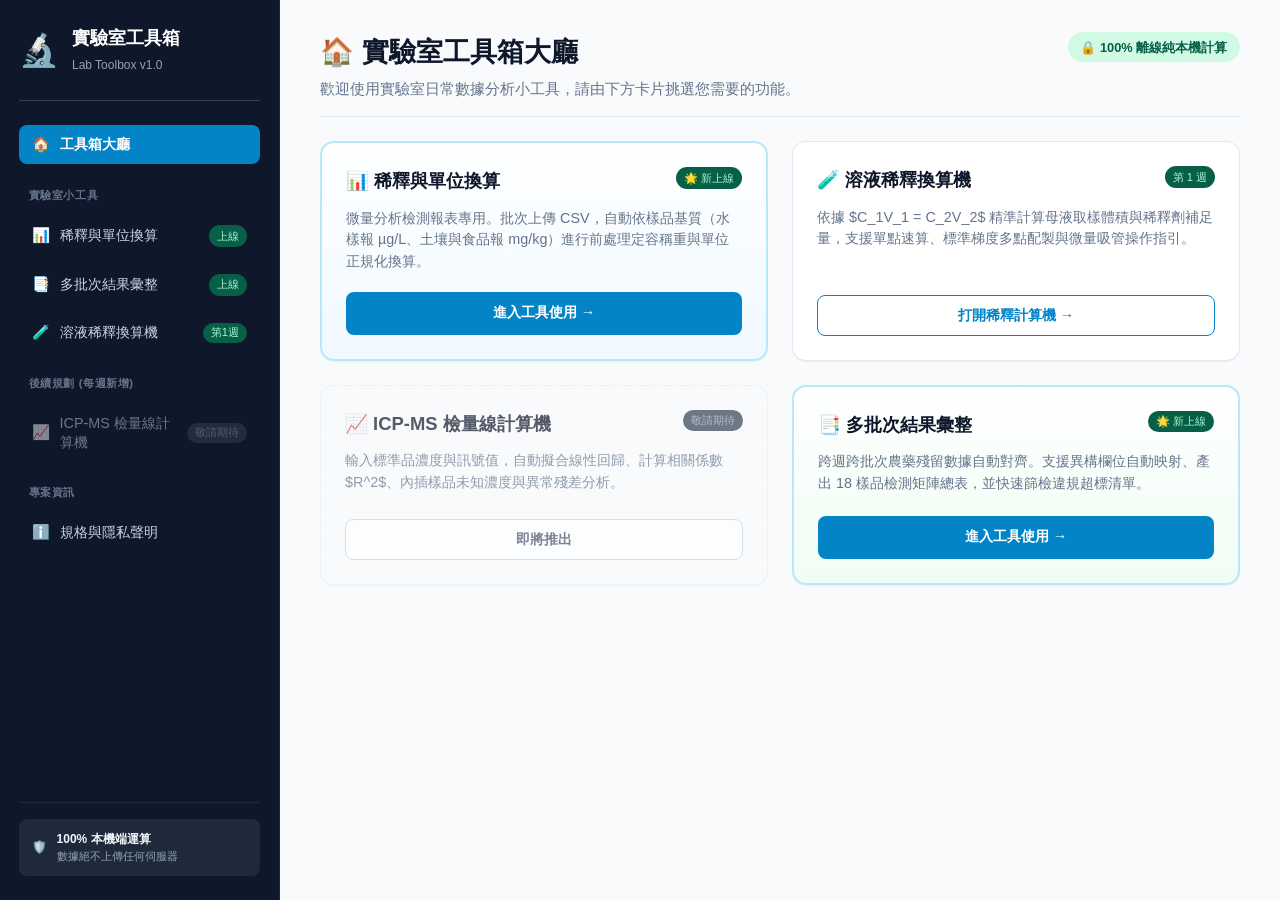
<file: index.html>
<!DOCTYPE html>
<html lang="zh-TW">
<head>
  <meta charset="UTF-8">
  <meta name="viewport" content="width=device-width, initial-scale=1.0">
  <title>我的實驗室工具箱 | Lab Toolbox</title>
  <link rel="stylesheet" href="style.css">
</head>
<body>
  <div class="app-layout">
    <!-- 側邊欄導覽 -->
    <aside class="sidebar">
      <div class="brand">
        <span class="brand-icon">🔬</span>
        <div>
          <h2>實驗室工具箱</h2>
          <span class="sub-text">Lab Toolbox v1.0</span>
        </div>
      </div>

      <nav class="nav-menu">
        <button class="nav-item active" data-view="dashboard">
          <span class="nav-icon">🏠</span>
          <span class="nav-text">工具箱大廳</span>
        </button>

        <div class="nav-section-title">實驗室小工具</div>
        <a href="tools/units/index.html" class="nav-item" style="text-decoration:none;">
          <span class="nav-icon">📊</span>
          <span class="nav-text">稀釋與單位換算</span>
          <span class="badge badge-success">上線</span>
        </a>
        <a href="tools/merge/index.html" class="nav-item" style="text-decoration:none;">
          <span class="nav-icon">📑</span>
          <span class="nav-text">多批次結果彙整</span>
          <span class="badge badge-success">上線</span>
        </a>
        <button class="nav-item" data-view="dilution">
          <span class="nav-icon">🧪</span>
          <span class="nav-text">溶液稀釋換算機</span>
          <span class="badge badge-success">第1週</span>
        </button>

        <div class="nav-section-title">後續規劃 (每週新增)</div>
        <button class="nav-item disabled" title="即將於下一週推出">
          <span class="nav-icon">📈</span>
          <span class="nav-text">ICP-MS 檢量線計算機</span>
          <span class="badge badge-muted">敬請期待</span>
        </button>

        <div class="nav-section-title">專案資訊</div>
        <button class="nav-item" data-view="about">
          <span class="nav-icon">ℹ️</span>
          <span class="nav-text">規格與隱私聲明</span>
        </button>
      </nav>

      <div class="sidebar-footer">
        <div class="privacy-badge">
          <span class="shield-icon">🛡️</span>
          <div>
            <strong>100% 本機端運算</strong>
            <p>數據絕不上傳任何伺服器</p>
          </div>
        </div>
      </div>
    </aside>

    <!-- 主內容區 -->
    <main class="main-content">
      <!-- 頂部資訊列 -->
      <header class="topbar">
        <div class="page-title-area">
          <h1 id="page-title">🏠 實驗室工具箱大廳</h1>
          <p id="page-desc">歡迎使用實驗室日常數據分析小工具，請由下方卡片挑選您需要的功能。</p>
        </div>
        <div class="topbar-actions">
          <span class="tag tag-safe">🔒 100% 離線純本機計算</span>
        </div>
      </header>

      <!-- 訊息提示區域 -->
      <div id="alert-container" class="alert-container"></div>

      <!-- 視圖 1：工具箱儀表板大廳 (Dashboard Hub) -->
      <div id="view-dashboard" class="content-view active">
        <div class="dashboard-grid">
          <!-- 卡片 1：稀釋與單位換算 (新上線) -->
          <div class="tool-card" style="border: 2px solid #bae6fd; background: linear-gradient(180deg, #ffffff 0%, #f0f9ff 100%);">
            <div>
              <div class="tool-card-header">
                <span class="tool-card-title">📊 稀釋與單位換算</span>
                <span class="badge badge-success">🌟 新上線</span>
              </div>
              <p>微量分析檢測報表專用。批次上傳 CSV，自動依樣品基質（水樣報 µg/L、土壤與食品報 mg/kg）進行前處理定容稱重與單位正規化換算。</p>
            </div>
            <a href="tools/units/index.html" class="btn btn-primary" style="text-decoration:none; justify-content:center;">
              進入工具使用 →
            </a>
          </div>

          <!-- 卡片 2：溶液稀釋換算機 -->
          <div class="tool-card">
            <div>
              <div class="tool-card-header">
                <span class="tool-card-title">🧪 溶液稀釋換算機</span>
                <span class="badge badge-success">第 1 週</span>
              </div>
              <p>依據 $C_1V_1 = C_2V_2$ 精準計算母液取樣體積與稀釋劑補足量，支援單點速算、標準梯度多點配製與微量吸管操作指引。</p>
            </div>
            <button class="btn btn-outline-primary" style="justify-content:center;" onclick="switchToTool('dilution')">
              打開稀釋計算機 →
            </button>
          </div>

          <!-- 卡片 3：ICP-MS 檢量線計算機 (規劃中) -->
          <div class="tool-card tool-card-disabled">
            <div>
              <div class="tool-card-header">
                <span class="tool-card-title">📈 ICP-MS 檢量線計算機</span>
                <span class="badge badge-muted">敬請期待</span>
              </div>
              <p>輸入標準品濃度與訊號值，自動擬合線性回歸、計算相關係數 $R^2$、內插樣品未知濃度與異常殘差分析。</p>
            </div>
            <button class="btn btn-outline" style="justify-content:center;" disabled>
              即將推出
            </button>
          </div>

          <!-- 卡片 4：多批次結果彙整 (新上線) -->
          <div class="tool-card" style="border: 2px solid #bae6fd; background: linear-gradient(180deg, #ffffff 0%, #f0fdf4 100%);">
            <div>
              <div class="tool-card-header">
                <span class="tool-card-title">📑 多批次結果彙整</span>
                <span class="badge badge-success">🌟 新上線</span>
              </div>
              <p>跨週跨批次農藥殘留數據自動對齊。支援異構欄位自動映射、產出 18 樣品檢測矩陣總表，並快速篩檢違規超標清單。</p>
            </div>
            <a href="tools/merge/index.html" class="btn btn-primary" style="text-decoration:none; justify-content:center;">
              進入工具使用 →
            </a>
          </div>
        </div>
      </div>

      <!-- 視圖 2：溶液稀釋換算機視圖 -->
      <div id="view-dilution" class="content-view">
        <!-- 頂部操作列：載入範例、匯出 CSV、清除 -->
        <div class="action-card">
          <div class="action-card-info">
            <h3>快捷操作區</h3>
            <p>可一鍵帶入常見的標準梯度配置範例，或將目前的計算結果匯出為 Excel CSV 檔。</p>
          </div>
          <div class="action-btn-group">
            <button id="btn-load-example" class="btn btn-primary">
              📂 載入範例資料
            </button>
            <button id="btn-export-csv" class="btn btn-secondary">
              📥 匯出 CSV 結果
            </button>
            <button id="btn-clear" class="btn btn-outline">
              🔄 清除重設
            </button>
          </div>
        </div>

        <!-- 區塊一：母液基礎設定 -->
        <section class="card">
          <div class="card-header">
            <h2>1. 母液 (Stock Solution) 與溶劑設定</h2>
          </div>
          <div class="card-body grid-3">
            <div class="form-group">
              <label for="stock-conc">母液濃度 (C₁)</label>
              <div class="input-with-unit">
                <input type="number" id="stock-conc" value="1000" min="0" step="any" placeholder="例如：1000">
                <select id="stock-conc-unit">
                  <option value="ppm">ppm (mg/L)</option>
                  <option value="ppb">ppb (µg/L)</option>
                  <option value="M">M (mol/L)</option>
                  <option value="mM">mM (mmol/L)</option>
                  <option value="µM">µM (µmol/L)</option>
                  <option value="%">% (w/v)</option>
                </select>
              </div>
              <span class="help-text">原始高濃度標準液或儲備液濃度</span>
            </div>

            <div class="form-group">
              <label for="volume-unit">目標體積單位</label>
              <select id="volume-unit">
                <option value="mL">毫升 (mL)</option>
                <option value="µL">微升 (µL)</option>
                <option value="L">公升 (L)</option>
              </select>
              <span class="help-text">配製完成後的總體積單位</span>
            </div>

            <div class="form-group">
              <label for="diluent-name">稀釋劑名稱 (選填)</label>
              <input type="text" id="diluent-name" value="2% 硝酸溶液 (HNO3)" placeholder="例如：純水、2% HNO3">
              <span class="help-text">用於產出實驗配製操作指引</span>
            </div>
          </div>
        </section>

        <!-- 區塊二：配製點清單（支援多點梯度） -->
        <section class="card">
          <div class="card-header flex-between">
            <div>
              <h2>2. 目標配製點與計算結果清單</h2>
              <p class="section-desc">系統自動計算每個濃度點所需的「母液吸取量」與「稀釋劑補充量」。</p>
            </div>
            <button id="btn-add-row" class="btn btn-sm btn-outline-primary">
              ➕ 新增配製點
            </button>
          </div>

          <div class="card-body">
            <div class="table-responsive">
              <table class="data-table" id="dilution-table">
                <thead>
                  <tr>
                    <th style="width: 50px;">#</th>
                    <th>目標濃度 (C₂)</th>
                    <th>目標總體積 (V₂)</th>
                    <th>備註說明</th>
                    <th class="th-result">需取母液體積 (V₁)</th>
                    <th class="th-result">需補稀釋劑體積</th>
                    <th class="th-result">稀釋倍率</th>
                    <th style="width: 70px;">操作</th>
                  </tr>
                </thead>
                <tbody id="dilution-rows">
                  <!-- 動態生成的列 -->
                </tbody>
              </table>
            </div>
          </div>
        </section>

        <!-- 區塊三：配製操作指南提示卡 -->
        <section class="card card-summary">
          <div class="card-header">
            <h2>3. 實驗操作指引摘要</h2>
          </div>
          <div class="card-body">
            <div id="recipe-summary" class="recipe-container">
              <!-- 動態產生的清晰操作文字 -->
            </div>
          </div>
        </section>
      </div>

      <!-- 視圖 3：規格與隱私聲明 -->
      <div id="view-about" class="content-view">
        <section class="card">
          <div class="card-header">
            <h2>關於本工具箱與 SPEC.md 規範</h2>
          </div>
          <div class="card-body prose">
            <p>本專案嚴格依據 <code>SPEC.md</code> 規格標準建置：</p>
            <ul>
              <li><strong>完全本機端運算 (100% Client-Side)</strong>：所有運算均在您的瀏覽器本機記憶體中完成，無網路傳輸，兼顧零延遲與完全隱私。</li>
              <li><strong>範例資料機制</strong>：線上「載入範例資料」讀取自 <code>examples/</code> 虛擬公開示範檔，本機開發用的 <code>sample-data/</code> 絕對不打包發布進網站。</li>
              <li><strong>CSV 匯出標準</strong>：採用含 BOM 標記之 UTF-8 編碼，直接用 Excel 開啟不產生亂碼。</li>
              <li><strong>每週持續擴充</strong>：採用模組化設計，各工具放置於 <code>tools/</code> 獨立資料夾，首頁大廳自動展示。</li>
            </ul>
          </div>
        </section>
      </div>
    </main>
  </div>

  <script src="app.js"></script>
  <script>
    function switchToTool(viewName) {
      const navBtn = document.querySelector(`.nav-item[data-view="${viewName}"]`);
      if (navBtn) navBtn.click();
    }
  </script>
</body>
</html>
</file>
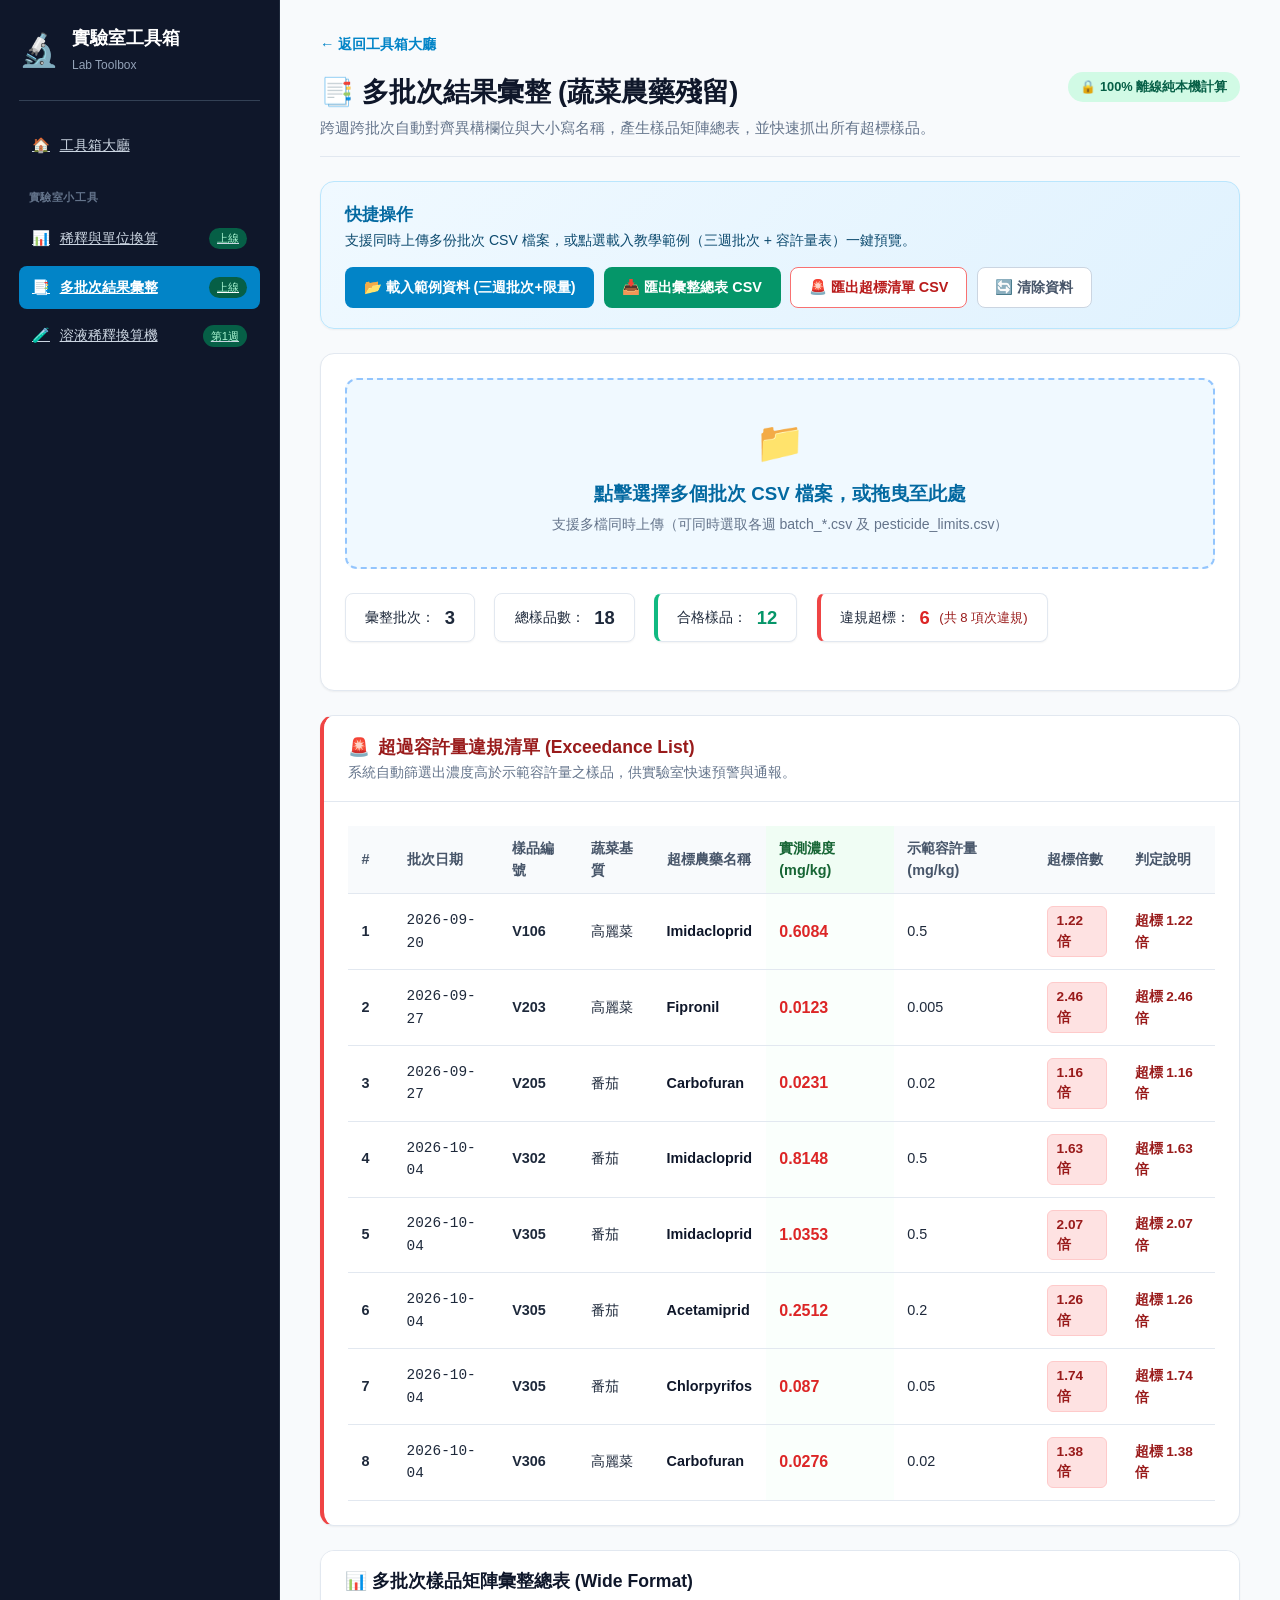
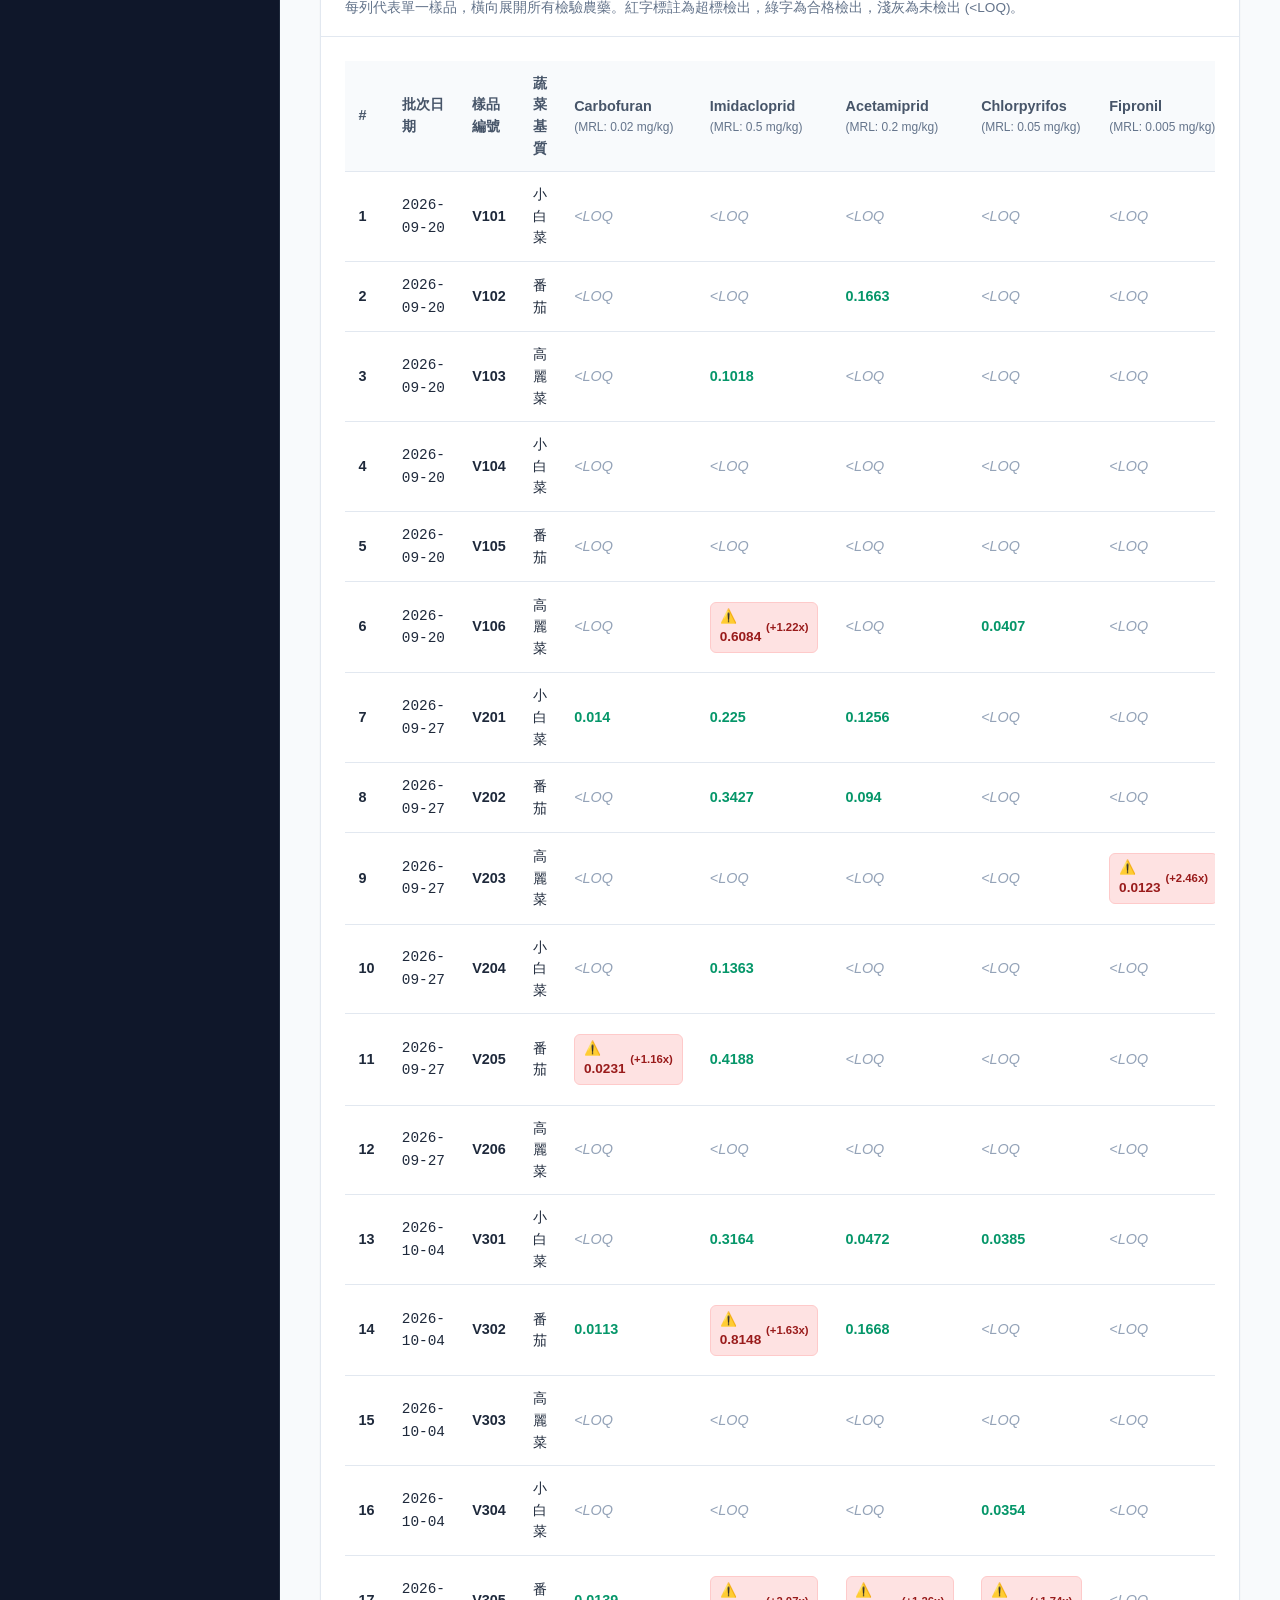
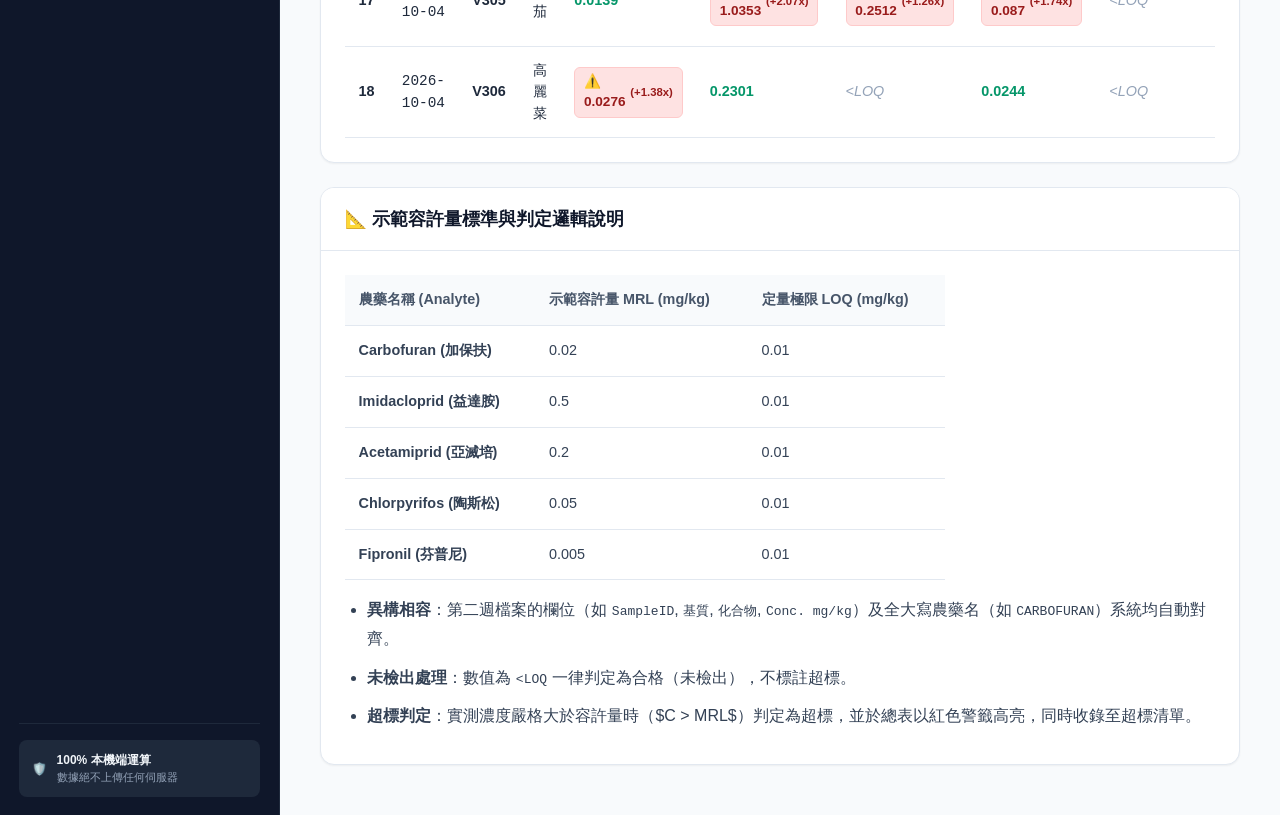
<file: tools/merge/index.html>
<!DOCTYPE html>
<html lang="zh-TW">
<head>
  <meta charset="UTF-8">
  <meta name="viewport" content="width=device-width, initial-scale=1.0">
  <title>多批次結果彙整 | 我的實驗室工具箱</title>
  <link rel="stylesheet" href="../../style.css">
  <style>
    .upload-zone {
      border: 2px dashed #93c5fd;
      background-color: #f0f9ff;
      border-radius: 12px;
      padding: 2rem 1.5rem;
      text-align: center;
      cursor: pointer;
      transition: all 0.2s ease;
      margin-bottom: 1.5rem;
    }
    .upload-zone:hover, .upload-zone.dragover {
      border-color: #0284c7;
      background-color: #e0f2fe;
    }
    .upload-icon {
      font-size: 2.5rem;
      margin-bottom: 0.5rem;
    }
    .stats-bar {
      display: flex;
      gap: 1.2rem;
      margin-bottom: 1.5rem;
      flex-wrap: wrap;
    }
    .stat-pill {
      background-color: #ffffff;
      border: 1px solid var(--border-color);
      border-radius: 8px;
      padding: 0.6rem 1.2rem;
      display: flex;
      align-items: center;
      gap: 0.6rem;
      font-size: 0.9rem;
      box-shadow: var(--shadow-sm);
    }
    .stat-num {
      font-weight: 700;
      font-size: 1.15rem;
    }
    .badge-exceed {
      background-color: #fee2e2;
      color: #991b1b;
      padding: 0.25rem 0.55rem;
      border-radius: 6px;
      font-size: 0.85rem;
      font-weight: 700;
      display: inline-flex;
      align-items: center;
      gap: 0.3rem;
      border: 1px solid #fecaca;
    }
    .badge-ok {
      background-color: #d1fae5;
      color: #065f46;
      padding: 0.2rem 0.5rem;
      border-radius: 4px;
      font-size: 0.8rem;
      font-weight: 600;
    }
    .badge-loq {
      color: #94a3b8;
      font-style: italic;
    }
    .badge-detected {
      color: #059669;
      font-weight: 600;
    }
    .nav-back {
      display: inline-flex;
      align-items: center;
      gap: 0.4rem;
      color: #0284c7;
      text-decoration: none;
      font-weight: 600;
      font-size: 0.9rem;
      margin-bottom: 1rem;
    }
    .nav-back:hover {
      text-decoration: underline;
    }
    .sub-tabs {
      display: flex;
      gap: 0.5rem;
      margin-bottom: 1rem;
      border-bottom: 1px solid var(--border-color);
      padding-bottom: 0.5rem;
    }
    .sub-tab-btn {
      background: none;
      border: none;
      padding: 0.5rem 1rem;
      font-size: 0.95rem;
      font-weight: 600;
      color: #64748b;
      cursor: pointer;
      border-radius: 6px;
      transition: all 0.2s;
    }
    .sub-tab-btn:hover {
      background-color: #f1f5f9;
      color: #0f172a;
    }
    .sub-tab-btn.active {
      background-color: var(--primary-light);
      color: var(--primary);
    }
  </style>
</head>
<body>
  <div class="app-layout">
    <!-- 側邊欄導覽 -->
    <aside class="sidebar">
      <div class="brand">
        <span class="brand-icon">🔬</span>
        <div>
          <h2>實驗室工具箱</h2>
          <span class="sub-text">Lab Toolbox</span>
        </div>
      </div>

      <nav class="nav-menu">
        <a href="../../index.html" class="nav-item">
          <span class="nav-icon">🏠</span>
          <span class="nav-text">工具箱大廳</span>
        </a>
        <div class="nav-section-title">實驗室小工具</div>
        <a href="../units/index.html" class="nav-item">
          <span class="nav-icon">📊</span>
          <span class="nav-text">稀釋與單位換算</span>
          <span class="badge badge-success">上線</span>
        </a>
        <a href="index.html" class="nav-item active">
          <span class="nav-icon">📑</span>
          <span class="nav-text">多批次結果彙整</span>
          <span class="badge badge-success">上線</span>
        </a>
        <a href="../../index.html" class="nav-item">
          <span class="nav-icon">🧪</span>
          <span class="nav-text">溶液稀釋換算機</span>
          <span class="badge badge-success">第1週</span>
        </a>
      </nav>

      <div class="sidebar-footer">
        <div class="privacy-badge">
          <span class="shield-icon">🛡️</span>
          <div>
            <strong>100% 本機端運算</strong>
            <p>數據絕不上傳任何伺服器</p>
          </div>
        </div>
      </div>
    </aside>

    <!-- 主內容區 -->
    <main class="main-content">
      <a href="../../index.html" class="nav-back">← 返回工具箱大廳</a>

      <header class="topbar">
        <div class="page-title-area">
          <h1>📑 多批次結果彙整 (蔬菜農藥殘留)</h1>
          <p>跨週跨批次自動對齊異構欄位與大小寫名稱，產生樣品矩陣總表，並快速抓出所有超標樣品。</p>
        </div>
        <div class="topbar-actions">
          <span class="tag tag-safe">🔒 100% 離線純本機計算</span>
        </div>
      </header>

      <!-- 訊息提示區域 -->
      <div id="alert-container" class="alert-container"></div>

      <!-- 操作按鈕列 -->
      <div class="action-card">
        <div class="action-card-info">
          <h3>快捷操作</h3>
          <p>支援同時上傳多份批次 CSV 檔案，或點選載入教學範例（三週批次 + 容許量表）一鍵預覽。</p>
        </div>
        <div class="action-btn-group">
          <button id="btn-load-example" class="btn btn-primary">
            📂 載入範例資料 (三週批次+限量)
          </button>
          <button id="btn-export-matrix" class="btn btn-secondary">
            📥 匯出彙整總表 CSV
          </button>
          <button id="btn-export-exceed" class="btn btn-outline-primary" style="color:#b91c1c; border-color:#f87171;">
            🚨 匯出超標清單 CSV
          </button>
          <button id="btn-clear" class="btn btn-outline">
            🔄 清除資料
          </button>
        </div>
      </div>

      <!-- 檔案上傳區塊 -->
      <section class="card">
        <div class="card-body">
          <div id="upload-zone" class="upload-zone">
            <div class="upload-icon">📁</div>
            <h3 style="color:#0369a1; margin-bottom:0.4rem;">點擊選擇多個批次 CSV 檔案，或拖曳至此處</h3>
            <p style="color:#64748b; font-size:0.88rem;">支援多檔同時上傳（可同時選取各週 batch_*.csv 及 pesticide_limits.csv）</p>
            <input type="file" id="file-input" accept=".csv,text/csv" multiple style="display:none;">
          </div>

          <!-- 統計摘要列 -->
          <div id="stats-bar" class="stats-bar" style="display:none;">
            <div class="stat-pill">
              <span>彙整批次：</span>
              <span id="stat-batches" class="stat-num">0</span>
            </div>
            <div class="stat-pill">
              <span>總樣品數：</span>
              <span id="stat-samples" class="stat-num">0</span>
            </div>
            <div class="stat-pill" style="border-left: 4px solid var(--success);">
              <span>合格樣品：</span>
              <span id="stat-ok-samples" class="stat-num" style="color:#059669;">0</span>
            </div>
            <div class="stat-pill" style="border-left: 4px solid var(--danger);">
              <span>違規超標：</span>
              <span id="stat-exceed-samples" class="stat-num" style="color:#dc2626;">0</span>
              <span id="stat-exceed-count" style="font-size:0.82rem; color:#991b1b;">(共 0 項次)</span>
            </div>
          </div>
        </div>
      </section>

      <!-- 區塊一：超過容許量超標清單 (優先展示高風險結果) -->
      <section class="card" id="card-exceed" style="border-left: 4px solid var(--danger);">
        <div class="card-header flex-between">
          <div>
            <h2 style="color:#991b1b; display:flex; align-items:center; gap:0.5rem;">
              <span>🚨</span> 超過容許量違規清單 (Exceedance List)
            </h2>
            <p class="section-desc">系統自動篩選出濃度高於示範容許量之樣品，供實驗室快速預警與通報。</p>
          </div>
        </div>
        <div class="card-body">
          <div class="table-responsive">
            <table class="data-table" id="exceed-table">
              <thead>
                <tr>
                  <th style="width: 45px;">#</th>
                  <th>批次日期</th>
                  <th>樣品編號</th>
                  <th>蔬菜基質</th>
                  <th>超標農藥名稱</th>
                  <th class="th-result" style="color:#991b1b;">實測濃度 (mg/kg)</th>
                  <th>示範容許量 (mg/kg)</th>
                  <th>超標倍數</th>
                  <th>判定說明</th>
                </tr>
              </thead>
              <tbody id="exceed-tbody">
                <tr>
                  <td colspan="9" style="text-align:center; padding: 2rem; color:#94a3b8;">
                    尚無資料，請上傳批次檔案或點選「載入範例資料」。
                  </td>
                </tr>
              </tbody>
            </table>
          </div>
        </div>
      </section>

      <!-- 區塊二：多批次樣品矩陣彙整總表 (Wide Format) -->
      <section class="card" id="card-matrix">
        <div class="card-header flex-between">
          <div>
            <h2>📊 多批次樣品矩陣彙整總表 (Wide Format)</h2>
            <p class="section-desc">每列代表單一樣品，橫向展開所有檢驗農藥。紅字標註為超標檢出，綠字為合格檢出，淺灰為未檢出 (&lt;LOQ)。</p>
          </div>
        </div>
        <div class="card-body">
          <div class="table-responsive">
            <table class="data-table" id="matrix-table">
              <thead id="matrix-thead">
                <tr>
                  <th style="width: 45px;">#</th>
                  <th>批次日期</th>
                  <th>樣品編號</th>
                  <th>蔬菜基質</th>
                  <th>農藥檢測數值</th>
                  <th>綜合判定</th>
                </tr>
              </thead>
              <tbody id="matrix-tbody">
                <tr>
                  <td colspan="6" style="text-align:center; padding: 2rem; color:#94a3b8;">
                    尚無資料，請上傳批次檔案或點選「載入範例資料」。
                  </td>
                </tr>
              </tbody>
            </table>
          </div>
        </div>
      </section>

      <!-- 規格與容許量標準說明卡片 -->
      <section class="card">
        <div class="card-header">
          <h2>📐 示範容許量標準與判定邏輯說明</h2>
        </div>
        <div class="card-body prose">
          <div class="table-responsive" style="margin-bottom: 1rem;">
            <table class="data-table" style="max-width: 600px;">
              <thead>
                <tr>
                  <th>農藥名稱 (Analyte)</th>
                  <th>示範容許量 MRL (mg/kg)</th>
                  <th>定量極限 LOQ (mg/kg)</th>
                </tr>
              </thead>
              <tbody>
                <tr><td><strong>Carbofuran (加保扶)</strong></td><td>0.02</td><td>0.01</td></tr>
                <tr><td><strong>Imidacloprid (益達胺)</strong></td><td>0.5</td><td>0.01</td></tr>
                <tr><td><strong>Acetamiprid (亞滅培)</strong></td><td>0.2</td><td>0.01</td></tr>
                <tr><td><strong>Chlorpyrifos (陶斯松)</strong></td><td>0.05</td><td>0.01</td></tr>
                <tr><td><strong>Fipronil (芬普尼)</strong></td><td>0.005</td><td>0.01</td></tr>
              </tbody>
            </table>
          </div>
          <ul>
            <li><strong>異構相容</strong>：第二週檔案的欄位（如 <code>SampleID</code>, <code>基質</code>, <code>化合物</code>, <code>Conc. mg/kg</code>）及全大寫農藥名（如 <code>CARBOFURAN</code>）系統均自動對齊。</li>
            <li><strong>未檢出處理</strong>：數值為 <code>&lt;LOQ</code> 一律判定為合格（未檢出），不標註超標。</li>
            <li><strong>超標判定</strong>：實測濃度嚴格大於容許量時（$C > MRL$）判定為超標，並於總表以紅色警籤高亮，同時收錄至超標清單。</li>
          </ul>
        </div>
      </section>
    </main>
  </div>

  <script src="calculator.js"></script>
  <script src="ui.js"></script>
</body>
</html>
</file>
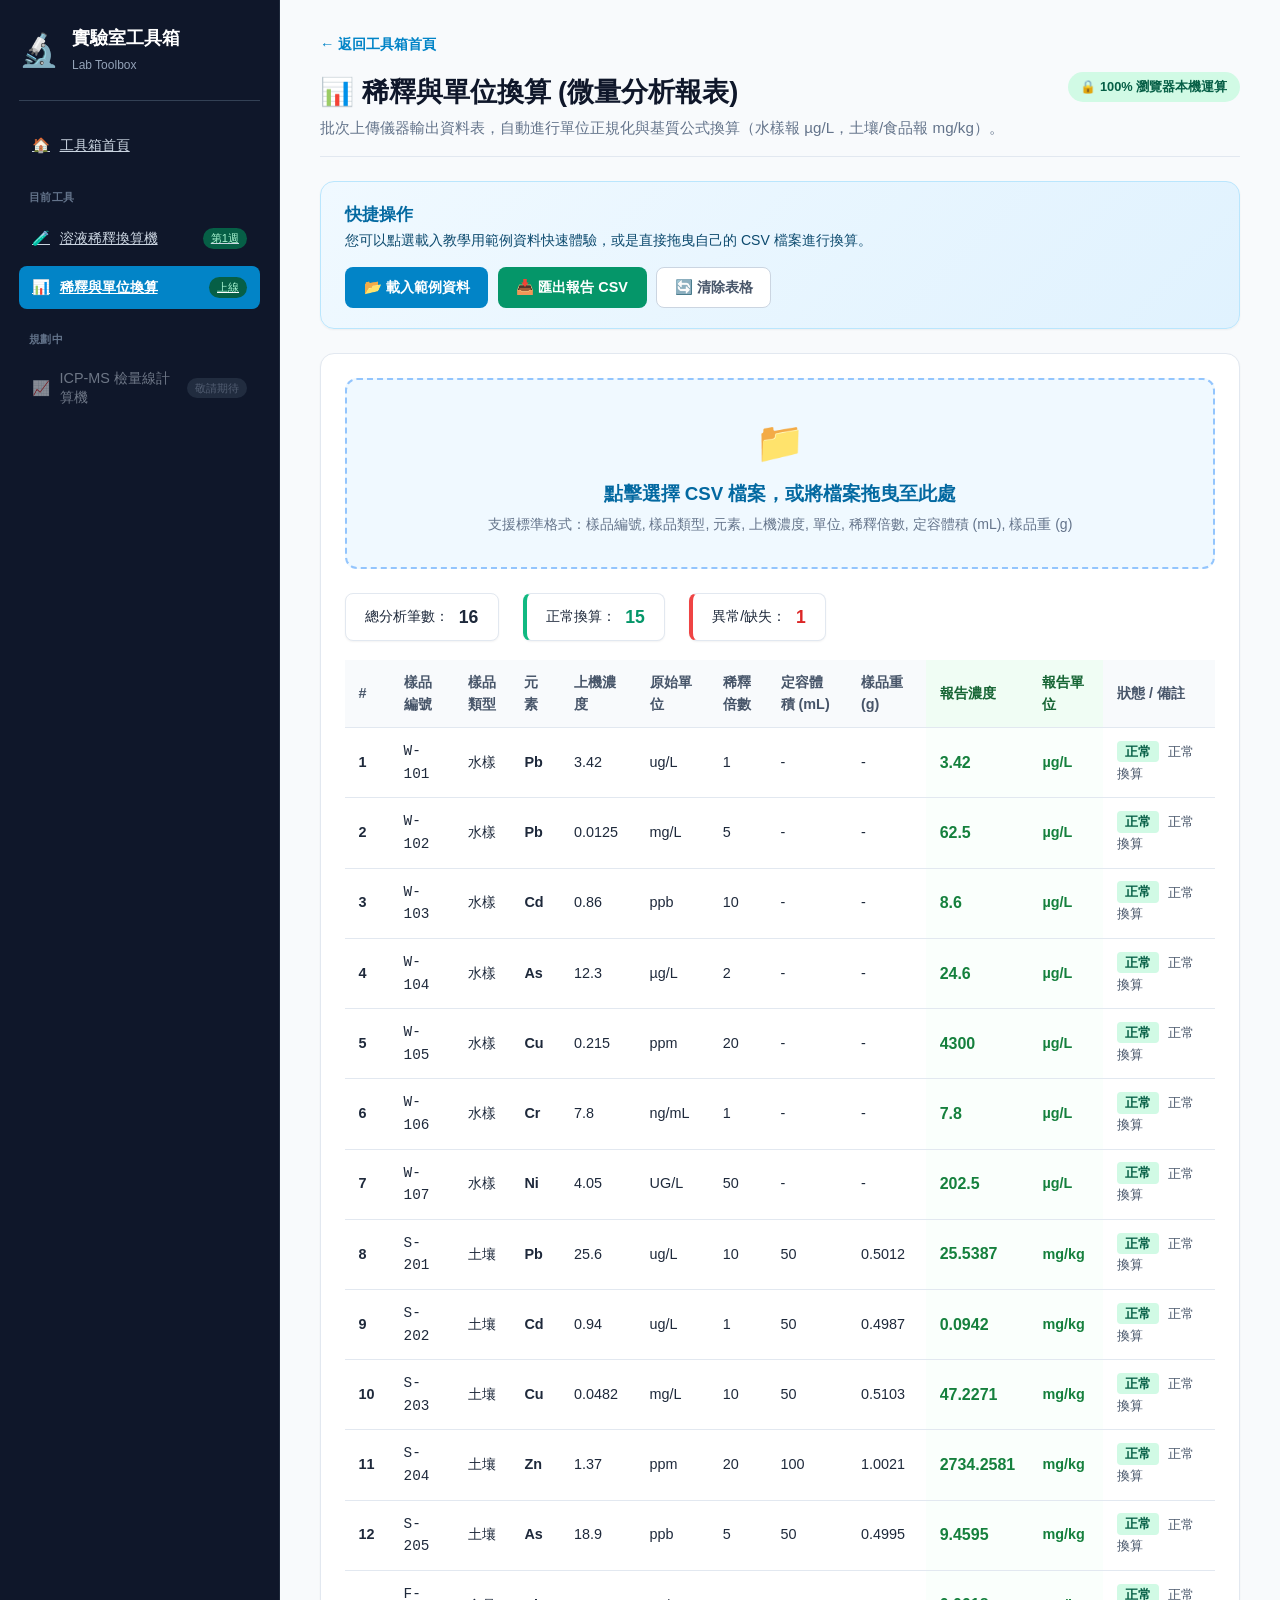
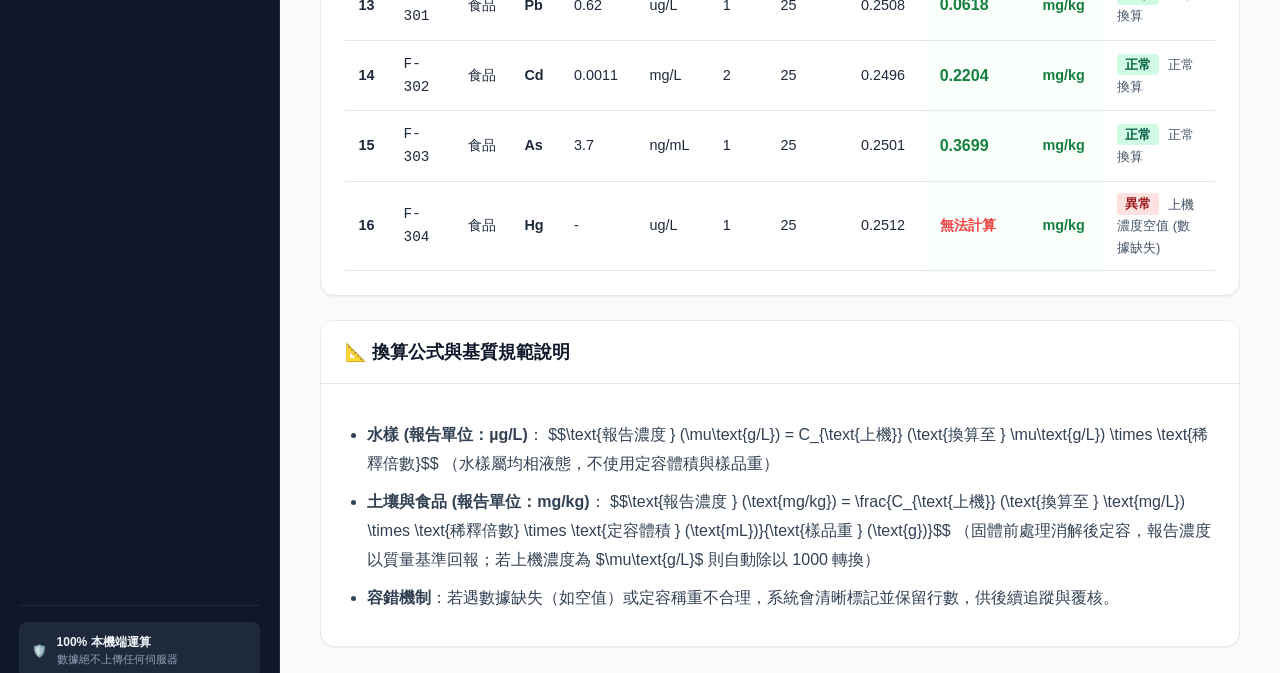
<file: tools/units/index.html>
<!DOCTYPE html>
<html lang="zh-TW">
<head>
  <meta charset="UTF-8">
  <meta name="viewport" content="width=device-width, initial-scale=1.0">
  <title>稀釋與單位換算 | 我的實驗室工具箱</title>
  <link rel="stylesheet" href="../../style.css">
  <style>
    .upload-zone {
      border: 2px dashed #93c5fd;
      background-color: #f0f9ff;
      border-radius: 12px;
      padding: 2rem 1.5rem;
      text-align: center;
      cursor: pointer;
      transition: all 0.2s ease;
      margin-bottom: 1.5rem;
    }
    .upload-zone:hover, .upload-zone.dragover {
      border-color: #0284c7;
      background-color: #e0f2fe;
    }
    .upload-icon {
      font-size: 2.5rem;
      margin-bottom: 0.5rem;
    }
    .stats-bar {
      display: flex;
      gap: 1.5rem;
      margin-bottom: 1.2rem;
      flex-wrap: wrap;
    }
    .stat-pill {
      background-color: #ffffff;
      border: 1px solid var(--border-color);
      border-radius: 8px;
      padding: 0.6rem 1.2rem;
      display: flex;
      align-items: center;
      gap: 0.6rem;
      font-size: 0.9rem;
      box-shadow: var(--shadow-sm);
    }
    .stat-num {
      font-weight: 700;
      font-size: 1.1rem;
    }
    .badge-err {
      background-color: #fee2e2;
      color: #991b1b;
      padding: 0.2rem 0.5rem;
      border-radius: 4px;
      font-size: 0.8rem;
      font-weight: 600;
    }
    .badge-ok {
      background-color: #d1fae5;
      color: #065f46;
      padding: 0.2rem 0.5rem;
      border-radius: 4px;
      font-size: 0.8rem;
      font-weight: 600;
    }
    .nav-back {
      display: inline-flex;
      align-items: center;
      gap: 0.4rem;
      color: #0284c7;
      text-decoration: none;
      font-weight: 600;
      font-size: 0.9rem;
      margin-bottom: 1rem;
    }
    .nav-back:hover {
      text-decoration: underline;
    }
  </style>
</head>
<body>
  <div class="app-layout">
    <!-- 側邊導覽 -->
    <aside class="sidebar">
      <div class="brand">
        <span class="brand-icon">🔬</span>
        <div>
          <h2>實驗室工具箱</h2>
          <span class="sub-text">Lab Toolbox</span>
        </div>
      </div>

      <nav class="nav-menu">
        <a href="../../index.html" class="nav-item">
          <span class="nav-icon">🏠</span>
          <span class="nav-text">工具箱首頁</span>
        </a>
        <div class="nav-section-title">目前工具</div>
        <a href="../../index.html" class="nav-item">
          <span class="nav-icon">🧪</span>
          <span class="nav-text">溶液稀釋換算機</span>
          <span class="badge badge-success">第1週</span>
        </a>
        <a href="index.html" class="nav-item active">
          <span class="nav-icon">📊</span>
          <span class="nav-text">稀釋與單位換算</span>
          <span class="badge badge-success">上線</span>
        </a>
        <div class="nav-section-title">規劃中</div>
        <button class="nav-item disabled">
          <span class="nav-icon">📈</span>
          <span class="nav-text">ICP-MS 檢量線計算機</span>
          <span class="badge badge-muted">敬請期待</span>
        </button>
      </nav>

      <div class="sidebar-footer">
        <div class="privacy-badge">
          <span class="shield-icon">🛡️</span>
          <div>
            <strong>100% 本機端運算</strong>
            <p>數據絕不上傳任何伺服器</p>
          </div>
        </div>
      </div>
    </aside>

    <!-- 主內容區 -->
    <main class="main-content">
      <a href="../../index.html" class="nav-back">← 返回工具箱首頁</a>

      <header class="topbar">
        <div class="page-title-area">
          <h1>📊 稀釋與單位換算 (微量分析報表)</h1>
          <p>批次上傳儀器輸出資料表，自動進行單位正規化與基質公式換算（水樣報 µg/L，土壤/食品報 mg/kg）。</p>
        </div>
        <div class="topbar-actions">
          <span class="tag tag-safe">🔒 100% 瀏覽器本機運算</span>
        </div>
      </header>

      <!-- 提示訊息 -->
      <div id="alert-container" class="alert-container"></div>

      <!-- 操作卡片 -->
      <div class="action-card">
        <div class="action-card-info">
          <h3>快捷操作</h3>
          <p>您可以點選載入教學用範例資料快速體驗，或是直接拖曳自己的 CSV 檔案進行換算。</p>
        </div>
        <div class="action-btn-group">
          <button id="btn-load-example" class="btn btn-primary">
            📂 載入範例資料
          </button>
          <button id="btn-export-csv" class="btn btn-secondary">
            📥 匯出報告 CSV
          </button>
          <button id="btn-clear" class="btn btn-outline">
            🔄 清除表格
          </button>
        </div>
      </div>

      <!-- 檔案上傳區塊 -->
      <section class="card">
        <div class="card-body">
          <div id="upload-zone" class="upload-zone">
            <div class="upload-icon">📁</div>
            <h3 style="color:#0369a1; margin-bottom:0.4rem;">點擊選擇 CSV 檔案，或將檔案拖曳至此處</h3>
            <p style="color:#64748b; font-size:0.88rem;">支援標準格式：樣品編號, 樣品類型, 元素, 上機濃度, 單位, 稀釋倍數, 定容體積 (mL), 樣品重 (g)</p>
            <input type="file" id="file-input" accept=".csv,text/csv" style="display:none;">
          </div>

          <!-- 統計摘要列 -->
          <div id="stats-bar" class="stats-bar" style="display:none;">
            <div class="stat-pill">
              <span>總分析筆數：</span>
              <span id="stat-total" class="stat-num">0</span>
            </div>
            <div class="stat-pill" style="border-left: 4px solid var(--success);">
              <span>正常換算：</span>
              <span id="stat-success" class="stat-num" style="color:#059669;">0</span>
            </div>
            <div class="stat-pill" style="border-left: 4px solid var(--danger);">
              <span>異常/缺失：</span>
              <span id="stat-error" class="stat-num" style="color:#dc2626;">0</span>
            </div>
          </div>

          <!-- 結果表格 -->
          <div class="table-responsive">
            <table class="data-table" id="results-table">
              <thead>
                <tr>
                  <th style="width: 45px;">#</th>
                  <th>樣品編號</th>
                  <th>樣品類型</th>
                  <th>元素</th>
                  <th>上機濃度</th>
                  <th>原始單位</th>
                  <th>稀釋倍數</th>
                  <th>定容體積 (mL)</th>
                  <th>樣品重 (g)</th>
                  <th class="th-result">報告濃度</th>
                  <th class="th-result">報告單位</th>
                  <th>狀態 / 備註</th>
                </tr>
              </thead>
              <tbody id="results-tbody">
                <tr>
                  <td colspan="12" style="text-align:center; padding: 2rem; color:#94a3b8;">
                    尚無資料，請點擊「載入範例資料」或上傳 CSV 檔案。
                  </td>
                </tr>
              </tbody>
            </table>
          </div>
        </div>
      </section>

      <!-- 換算公式與規格說明卡片 -->
      <section class="card">
        <div class="card-header">
          <h2>📐 換算公式與基質規範說明</h2>
        </div>
        <div class="card-body prose">
          <ul>
            <li><strong>水樣 (報告單位：µg/L)</strong>：
              $$\text{報告濃度 } (\mu\text{g/L}) = C_{\text{上機}} (\text{換算至 } \mu\text{g/L}) \times \text{稀釋倍數}$$
              （水樣屬均相液態，不使用定容體積與樣品重）
            </li>
            <li><strong>土壤與食品 (報告單位：mg/kg)</strong>：
              $$\text{報告濃度 } (\text{mg/kg}) = \frac{C_{\text{上機}} (\text{換算至 } \text{mg/L}) \times \text{稀釋倍數} \times \text{定容體積 } (\text{mL})}{\text{樣品重 } (\text{g})}$$
              （固體前處理消解後定容，報告濃度以質量基準回報；若上機濃度為 $\mu\text{g/L}$ 則自動除以 1000 轉換）
            </li>
            <li><strong>容錯機制</strong>：若遇數據缺失（如空值）或定容稱重不合理，系統會清晰標記並保留行數，供後續追蹤與覆核。</li>
          </ul>
        </div>
      </section>
    </main>
  </div>

  <!-- 先載入純計算模組，再載入畫面邏輯模組 -->
  <script src="calculator.js"></script>
  <script src="ui.js"></script>
</body>
</html>
</file>
<file: style.css>
:root {
  --primary: #0284c7;
  --primary-hover: #0369a1;
  --primary-light: #e0f2fe;
  --primary-border: #bae6fd;
  
  --success: #10b981;
  --success-light: #d1fae5;
  --success-text: #065f46;

  --warning: #f59e0b;
  --warning-light: #fef3c7;
  --warning-text: #92400e;

  --danger: #ef4444;
  --danger-light: #fee2e2;
  --danger-text: #991b1b;

  --bg-main: #f8fafc;
  --bg-sidebar: #0f172a;
  --bg-card: #ffffff;
  --text-main: #1e293b;
  --text-muted: #64748b;
  --border-color: #e2e8f0;
  
  --shadow-sm: 0 1px 2px 0 rgb(0 0 0 / 0.05);
  --shadow-md: 0 4px 6px -1px rgb(0 0 0 / 0.1), 0 2px 4px -2px rgb(0 0 0 / 0.1);
  --radius-md: 10px;
  --radius-lg: 14px;
}

* {
  box-sizing: border-box;
  margin: 0;
  padding: 0;
}

body {
  font-family: -apple-system, BlinkMacSystemFont, "Segoe UI", Roboto, "Helvetica Neue", Arial, "PingFang TC", "Microsoft JhengHei", sans-serif;
  background-color: var(--bg-main);
  color: var(--text-main);
  line-height: 1.5;
}

/* 佈局容器 */
.app-layout {
  display: flex;
  min-height: 100vh;
}

/* 側邊欄 */
.sidebar {
  width: 280px;
  background-color: var(--bg-sidebar);
  color: #f1f5f9;
  display: flex;
  flex-direction: column;
  padding: 1.5rem 1.2rem;
  border-right: 1px solid #1e293b;
  flex-shrink: 0;
}

.brand {
  display: flex;
  align-items: center;
  gap: 0.8rem;
  padding-bottom: 1.5rem;
  border-bottom: 1px solid #334155;
  margin-bottom: 1.5rem;
}

.brand-icon {
  font-size: 2rem;
}

.brand h2 {
  font-size: 1.15rem;
  font-weight: 700;
  color: #ffffff;
}

.brand .sub-text {
  font-size: 0.75rem;
  color: #94a3b8;
}

.nav-menu {
  flex: 1;
  display: flex;
  flex-direction: column;
  gap: 0.4rem;
}

.nav-section-title {
  font-size: 0.7rem;
  text-transform: uppercase;
  letter-spacing: 0.05em;
  color: #64748b;
  margin-top: 1rem;
  margin-bottom: 0.3rem;
  padding-left: 0.6rem;
  font-weight: 600;
}

.nav-item {
  display: flex;
  align-items: center;
  gap: 0.6rem;
  width: 100%;
  padding: 0.65rem 0.8rem;
  background: transparent;
  border: none;
  border-radius: 8px;
  color: #cbd5e1;
  font-size: 0.9rem;
  text-align: left;
  cursor: pointer;
  transition: all 0.2s ease;
}

.nav-item:hover:not(.disabled) {
  background-color: #1e293b;
  color: #ffffff;
}

.nav-item.active {
  background-color: var(--primary);
  color: #ffffff;
  font-weight: 600;
}

.nav-item.disabled {
  opacity: 0.5;
  cursor: not-allowed;
}

.nav-text {
  flex: 1;
}

.badge {
  font-size: 0.7rem;
  padding: 0.15rem 0.5rem;
  border-radius: 12px;
  font-weight: 500;
}

.badge-success {
  background-color: #065f46;
  color: #a7f3d0;
}

.badge-muted {
  background-color: #334155;
  color: #94a3b8;
}

.sidebar-footer {
  margin-top: auto;
  padding-top: 1rem;
  border-top: 1px solid #1e293b;
}

.privacy-badge {
  display: flex;
  align-items: center;
  gap: 0.6rem;
  background-color: #1e293b;
  padding: 0.7rem 0.8rem;
  border-radius: 8px;
  font-size: 0.75rem;
}

.privacy-badge p {
  color: #94a3b8;
  font-size: 0.7rem;
}

/* 主內容區 */
.main-content {
  flex: 1;
  padding: 2rem 2.5rem;
  overflow-y: auto;
  max-width: 1280px;
}

.topbar {
  display: flex;
  justify-content: space-between;
  align-items: flex-start;
  margin-bottom: 1.5rem;
  padding-bottom: 1rem;
  border-bottom: 1px solid var(--border-color);
}

.page-title-area h1 {
  font-size: 1.7rem;
  font-weight: 700;
  color: #0f172a;
  margin-bottom: 0.3rem;
}

.page-title-area p {
  font-size: 0.95rem;
  color: var(--text-muted);
}

.tag-safe {
  display: inline-flex;
  align-items: center;
  gap: 0.3rem;
  background-color: var(--success-light);
  color: var(--success-text);
  padding: 0.35rem 0.8rem;
  border-radius: 20px;
  font-size: 0.8rem;
  font-weight: 600;
}

/* 操作卡片 */
.action-card {
  background: linear-gradient(135deg, #f0f9ff 0%, #e0f2fe 100%);
  border: 1px solid var(--primary-border);
  border-radius: var(--radius-lg);
  padding: 1.25rem 1.5rem;
  display: flex;
  justify-content: space-between;
  align-items: center;
  margin-bottom: 1.5rem;
  box-shadow: var(--shadow-sm);
  flex-wrap: wrap;
  gap: 1rem;
}

.action-card-info h3 {
  font-size: 1.05rem;
  color: #0369a1;
  margin-bottom: 0.2rem;
}

.action-card-info p {
  font-size: 0.88rem;
  color: #0c4a6e;
}

.action-btn-group {
  display: flex;
  gap: 0.6rem;
  flex-wrap: wrap;
}

/* 按鈕樣式 */
.btn {
  display: inline-flex;
  align-items: center;
  gap: 0.4rem;
  padding: 0.6rem 1.1rem;
  font-size: 0.9rem;
  font-weight: 600;
  border-radius: 8px;
  border: 1px solid transparent;
  cursor: pointer;
  transition: all 0.2s ease;
}

.btn-primary {
  background-color: var(--primary);
  color: #ffffff;
}

.btn-primary:hover {
  background-color: var(--primary-hover);
}

.btn-secondary {
  background-color: #059669;
  color: #ffffff;
}

.btn-secondary:hover {
  background-color: #047857;
}

.btn-outline {
  background-color: #ffffff;
  border-color: #cbd5e1;
  color: #475569;
}

.btn-outline:hover {
  background-color: #f1f5f9;
}

.btn-outline-primary {
  background-color: #ffffff;
  border-color: var(--primary);
  color: var(--primary);
}

.btn-outline-primary:hover {
  background-color: var(--primary-light);
}

.btn-sm {
  padding: 0.35rem 0.75rem;
  font-size: 0.8rem;
}

.btn-danger-icon {
  background: transparent;
  border: none;
  color: #94a3b8;
  cursor: pointer;
  font-size: 1.1rem;
  border-radius: 4px;
  padding: 0.2rem 0.4rem;
}

.btn-danger-icon:hover {
  color: var(--danger);
  background-color: var(--danger-light);
}

/* 通用卡片 */
.card {
  background: var(--bg-card);
  border: 1px solid var(--border-color);
  border-radius: var(--radius-lg);
  margin-bottom: 1.5rem;
  box-shadow: var(--shadow-sm);
  overflow: hidden;
}

.card-header {
  padding: 1.1rem 1.5rem;
  border-bottom: 1px solid var(--border-color);
  background-color: #ffffff;
}

.card-header h2 {
  font-size: 1.1rem;
  color: #0f172a;
  font-weight: 700;
}

.section-desc {
  font-size: 0.85rem;
  color: var(--text-muted);
  margin-top: 0.2rem;
}

.flex-between {
  display: flex;
  justify-content: space-between;
  align-items: center;
}

.card-body {
  padding: 1.5rem;
}

/* 表單佈局 */
.grid-3 {
  display: grid;
  grid-template-columns: repeat(auto-fit, minmax(240px, 1fr));
  gap: 1.2rem;
}

.form-group {
  display: flex;
  flex-direction: column;
  gap: 0.4rem;
}

.form-group label {
  font-size: 0.88rem;
  font-weight: 600;
  color: #334155;
}

.form-group input, 
.form-group select {
  padding: 0.6rem 0.8rem;
  border: 1px solid #cbd5e1;
  border-radius: 8px;
  font-size: 0.95rem;
  background-color: #ffffff;
  color: #1e293b;
  outline: none;
  transition: border-color 0.2s;
}

.form-group input:focus, 
.form-group select:focus {
  border-color: var(--primary);
  box-shadow: 0 0 0 3px rgba(2, 132, 199, 0.15);
}

.input-with-unit {
  display: flex;
  gap: 0.4rem;
}

.input-with-unit input {
  flex: 1;
}

.input-with-unit select {
  width: 130px;
}

.help-text {
  font-size: 0.78rem;
  color: var(--text-muted);
}

/* 表格樣式 */
.table-responsive {
  overflow-x: auto;
}

.data-table {
  width: 100%;
  border-collapse: collapse;
  text-align: left;
}

.data-table th, 
.data-table td {
  padding: 0.75rem 0.85rem;
  border-bottom: 1px solid var(--border-color);
  font-size: 0.9rem;
}

.data-table th {
  background-color: #f8fafc;
  color: #475569;
  font-weight: 600;
}

.th-result {
  background-color: #f0fdf4 !important;
  color: #166534 !important;
}

.td-result {
  background-color: #fafffc;
  font-weight: 600;
  color: #15803d;
}

.data-table input {
  width: 100%;
  padding: 0.45rem 0.6rem;
  border: 1px solid #cbd5e1;
  border-radius: 6px;
  font-size: 0.9rem;
}

.data-table input:focus {
  border-color: var(--primary);
  outline: none;
}

/* 警示與通知橫幅 */
.alert-container {
  margin-bottom: 1.2rem;
}

.alert {
  padding: 0.85rem 1.2rem;
  border-radius: 8px;
  font-size: 0.9rem;
  display: flex;
  align-items: center;
  gap: 0.6rem;
  animation: fadeIn 0.3s ease;
  margin-bottom: 0.6rem;
}

.alert-success {
  background-color: var(--success-light);
  color: var(--success-text);
  border: 1px solid #a7f3d0;
}

.alert-error {
  background-color: var(--danger-light);
  color: var(--danger-text);
  border: 1px solid #fecaca;
}

.alert-warning {
  background-color: var(--warning-light);
  color: var(--warning-text);
  border: 1px solid #fde68a;
}

/* 操作指引卡 */
.recipe-container {
  display: grid;
  grid-template-columns: repeat(auto-fit, minmax(300px, 1fr));
  gap: 1rem;
}

.recipe-step-card {
  background-color: #f8fafc;
  border: 1px solid #e2e8f0;
  border-left: 4px solid var(--primary);
  border-radius: 8px;
  padding: 1rem 1.2rem;
}

.recipe-step-card h4 {
  font-size: 0.95rem;
  color: #0f172a;
  margin-bottom: 0.4rem;
  display: flex;
  align-items: center;
  gap: 0.4rem;
}

.recipe-step-card p {
  font-size: 0.88rem;
  color: #475569;
  line-height: 1.6;
}

.recipe-highlight {
  font-weight: 700;
  color: #0369a1;
}

/* 視圖切換 */
.content-view {
  display: none;
}

.content-view.active {
  display: block;
}

.prose {
  line-height: 1.8;
  color: #334155;
}

.prose ul {
  padding-left: 1.4rem;
  margin-top: 0.8rem;
}

.prose li {
  margin-bottom: 0.6rem;
}

@keyframes fadeIn {
  from { opacity: 0; transform: translateY(-4px); }
  to { opacity: 1; transform: translateY(0); }
}

@media (max-width: 860px) {
  .app-layout {
    flex-direction: column;
  }
  .sidebar {
    width: 100%;
  }
  .main-content {
    padding: 1.2rem;
  }
}


/* 大廳卡片網格 (Dashboard Hub Grid) */
.dashboard-grid {
  display: grid;
  grid-template-columns: repeat(auto-fit, minmax(320px, 1fr));
  gap: 1.5rem;
  margin-bottom: 2rem;
}

.tool-card {
  background: #ffffff;
  border: 1px solid var(--border-color);
  border-radius: var(--radius-lg);
  padding: 1.5rem;
  box-shadow: var(--shadow-sm);
  display: flex;
  flex-direction: column;
  justify-content: space-between;
  transition: all 0.2s ease;
  min-height: 200px;
}

.tool-card:hover:not(.tool-card-disabled) {
  transform: translateY(-2px);
  box-shadow: var(--shadow-md);
  border-color: var(--primary);
}

.tool-card-header {
  display: flex;
  justify-content: space-between;
  align-items: flex-start;
  margin-bottom: 0.8rem;
}

.tool-card-title {
  font-size: 1.15rem;
  font-weight: 700;
  color: #0f172a;
  display: flex;
  align-items: center;
  gap: 0.5rem;
}

.tool-card p {
  color: #64748b;
  font-size: 0.9rem;
  line-height: 1.5;
  margin-bottom: 1.2rem;
  flex: 1;
}

.tool-card-disabled {
  opacity: 0.7;
  background-color: #f8fafc;
  border-style: dashed;
}
</file>
